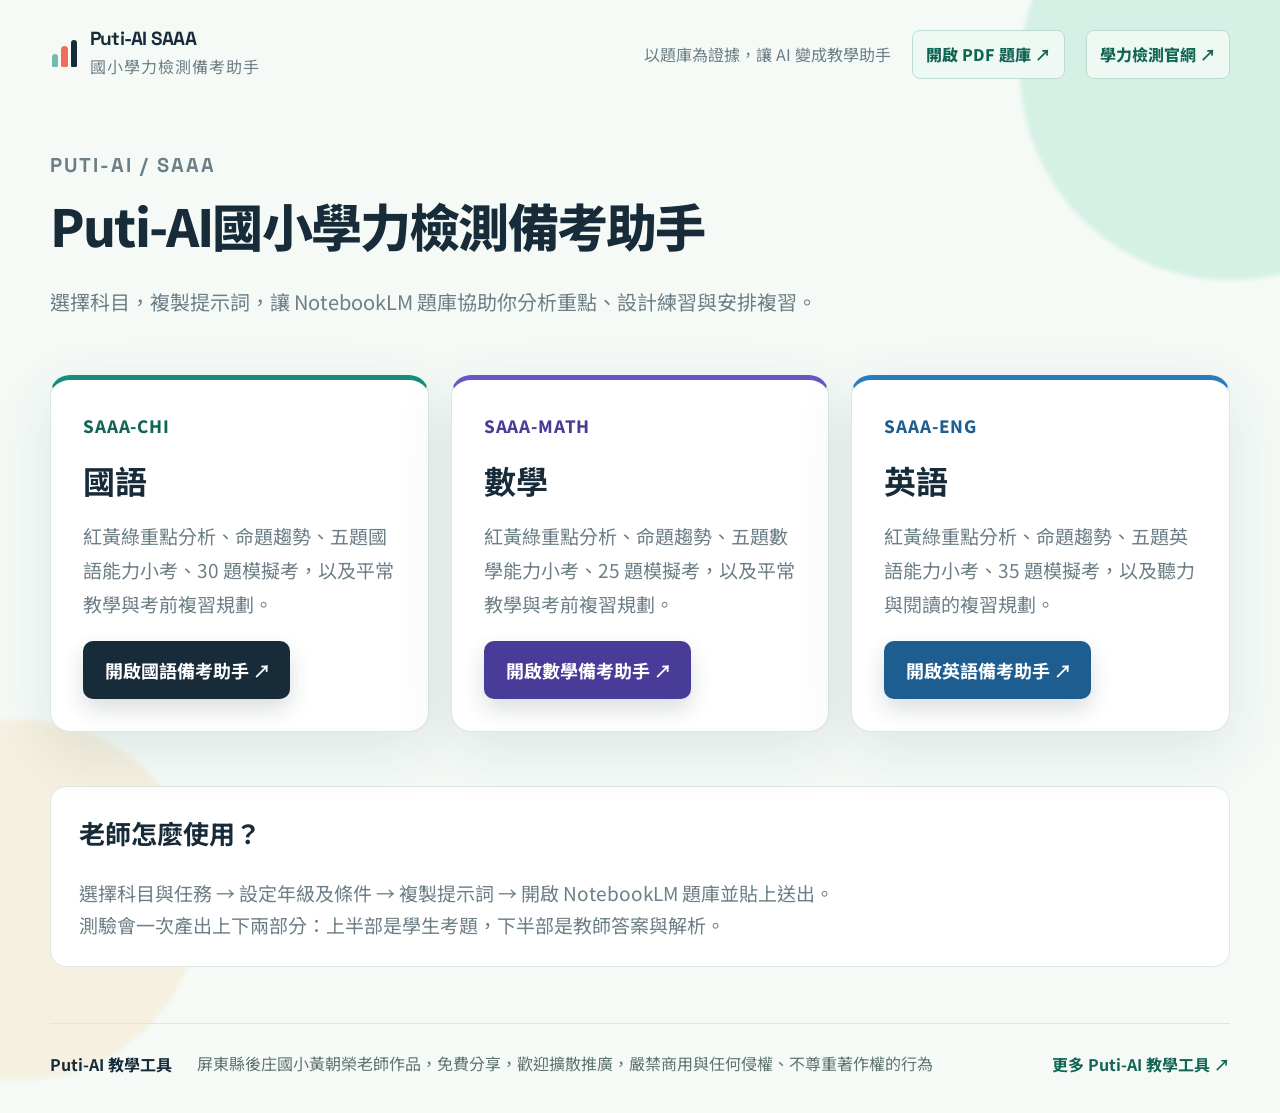
<file: index.html>
<!doctype html>
<html lang="zh-Hant">
<head>
  <meta charset="UTF-8">
  <meta name="viewport" content="width=device-width, initial-scale=1">
  <meta name="description" content="Puti-AI 國小學力檢測備考助手，選擇國語、數學或英語，利用 NotebookLM 題庫進行紅黃綠分析、課堂小考、模擬考與複習規劃。">
  <title>Puti-AI SAAA｜國小學力檢測備考助手</title>
  <link rel="canonical" href="https://puti001.github.io/puti-ai-SAAA/">
  <link rel="icon" href="data:image/svg+xml,%3Csvg xmlns='http://www.w3.org/2000/svg' viewBox='0 0 100 100'%3E%3Crect x='10' y='40' width='18' height='50' rx='4' fill='%230f766e'/%3E%3Crect x='41' y='22' width='18' height='68' rx='4' fill='%23ef6a5b'/%3E%3Crect x='72' y='8' width='18' height='82' rx='4' fill='%231b3442'/%3E%3C/svg%3E">
  <meta property="og:title" content="Puti-AI SAAA｜國小學力檢測備考助手">
  <meta property="og:description" content="以題庫為證據，讓 NotebookLM 成為國小國英數教師的教學與命題助手。">
  <meta property="og:type" content="website">
  <meta property="og:url" content="https://puti001.github.io/puti-ai-SAAA/">
  <meta name="twitter:card" content="summary">
  <link rel="preconnect" href="https://fonts.googleapis.com">
  <link rel="preconnect" href="https://fonts.gstatic.com" crossorigin>
  <link href="https://fonts.googleapis.com/css2?family=Noto+Sans+TC:wght@400;500;600;700;800&family=Space+Grotesk:wght@500;600;700&display=swap" rel="stylesheet">
  <link rel="stylesheet" href="assets/styles.css?v=20261020-central-2">
</head>
<body>
  <div class="ambient ambient-one"></div><div class="ambient ambient-two"></div>
  <header class="site-header shell hub-header">
    <a class="brand" href="./"><span class="brand-mark"><span></span><span></span><span></span></span><span><strong>Puti-AI SAAA</strong><small>國小學力檢測備考助手</small></span></a>
    <div class="header-actions">
      <span class="header-note">以題庫為證據，讓 AI 變成教學助手</span>
      <a class="notebook-link" href="https://drive.google.com/drive/folders/1R1Ve49_QJrhLGAbNs_RuaGJGIxLRAqMQ?usp=sharing" target="_blank" rel="noopener">開啟 PDF 題庫 ↗</a>
      <a class="notebook-link" href="https://saaassessment.ntcu.edu.tw/" target="_blank" rel="noopener">學力檢測官網 ↗</a>
    </div>
  </header>
  <main class="shell">
    <section class="hub-intro">
      <p class="eyebrow">PUTI-AI / SAAA</p>
      <h1>Puti-AI國小學力檢測備考助手</h1>
      <p>選擇科目，複製提示詞，讓 NotebookLM 題庫協助你分析重點、設計練習與安排複習。</p>
    </section>
    <section class="subject-grid" aria-label="選擇科目">
      <article class="subject-card chinese-card"><span class="subject-code">SAAA-CHI</span><h2>國語</h2><p>紅黃綠重點分析、命題趨勢、五題國語能力小考、30 題模擬考，以及平常教學與考前複習規劃。</p><a class="primary-button" href="CHI/">開啟國語備考助手 ↗</a></article>
      <article class="subject-card math-card"><span class="subject-code">SAAA-MATH</span><h2>數學</h2><p>紅黃綠重點分析、命題趨勢、五題數學能力小考、25 題模擬考，以及平常教學與考前複習規劃。</p><a class="primary-button" href="MATH/">開啟數學備考助手 ↗</a></article>
      <article class="subject-card english-card"><span class="subject-code">SAAA-ENG</span><h2>英語</h2><p>紅黃綠重點分析、命題趨勢、五題英語能力小考、35 題模擬考，以及聽力與閱讀的複習規劃。</p><a class="primary-button" href="ENG/">開啟英語備考助手 ↗</a></article>
    </section>
    <section class="hub-help"><h2>老師怎麼使用？</h2><p>選擇科目與任務 → 設定年級及條件 → 複製提示詞 → 開啟 NotebookLM 題庫並貼上送出。<br>測驗會一次產出上下兩部分：上半部是學生考題，下半部是教師答案與解析。</p></section>
  </main>
  <footer class="site-footer shell"><div class="footer-brand">Puti-AI 教學工具</div><p>屏東縣後庄國小黃朝榮老師作品，免費分享，歡迎擴散推廣，嚴禁商用與任何侵權、不尊重著作權的行為</p><a href="https://padlet.com/clongwh/puti_ai_tools" target="_blank" rel="noopener">更多 Puti-AI 教學工具 ↗</a></footer>
</body>
</html>
</file>
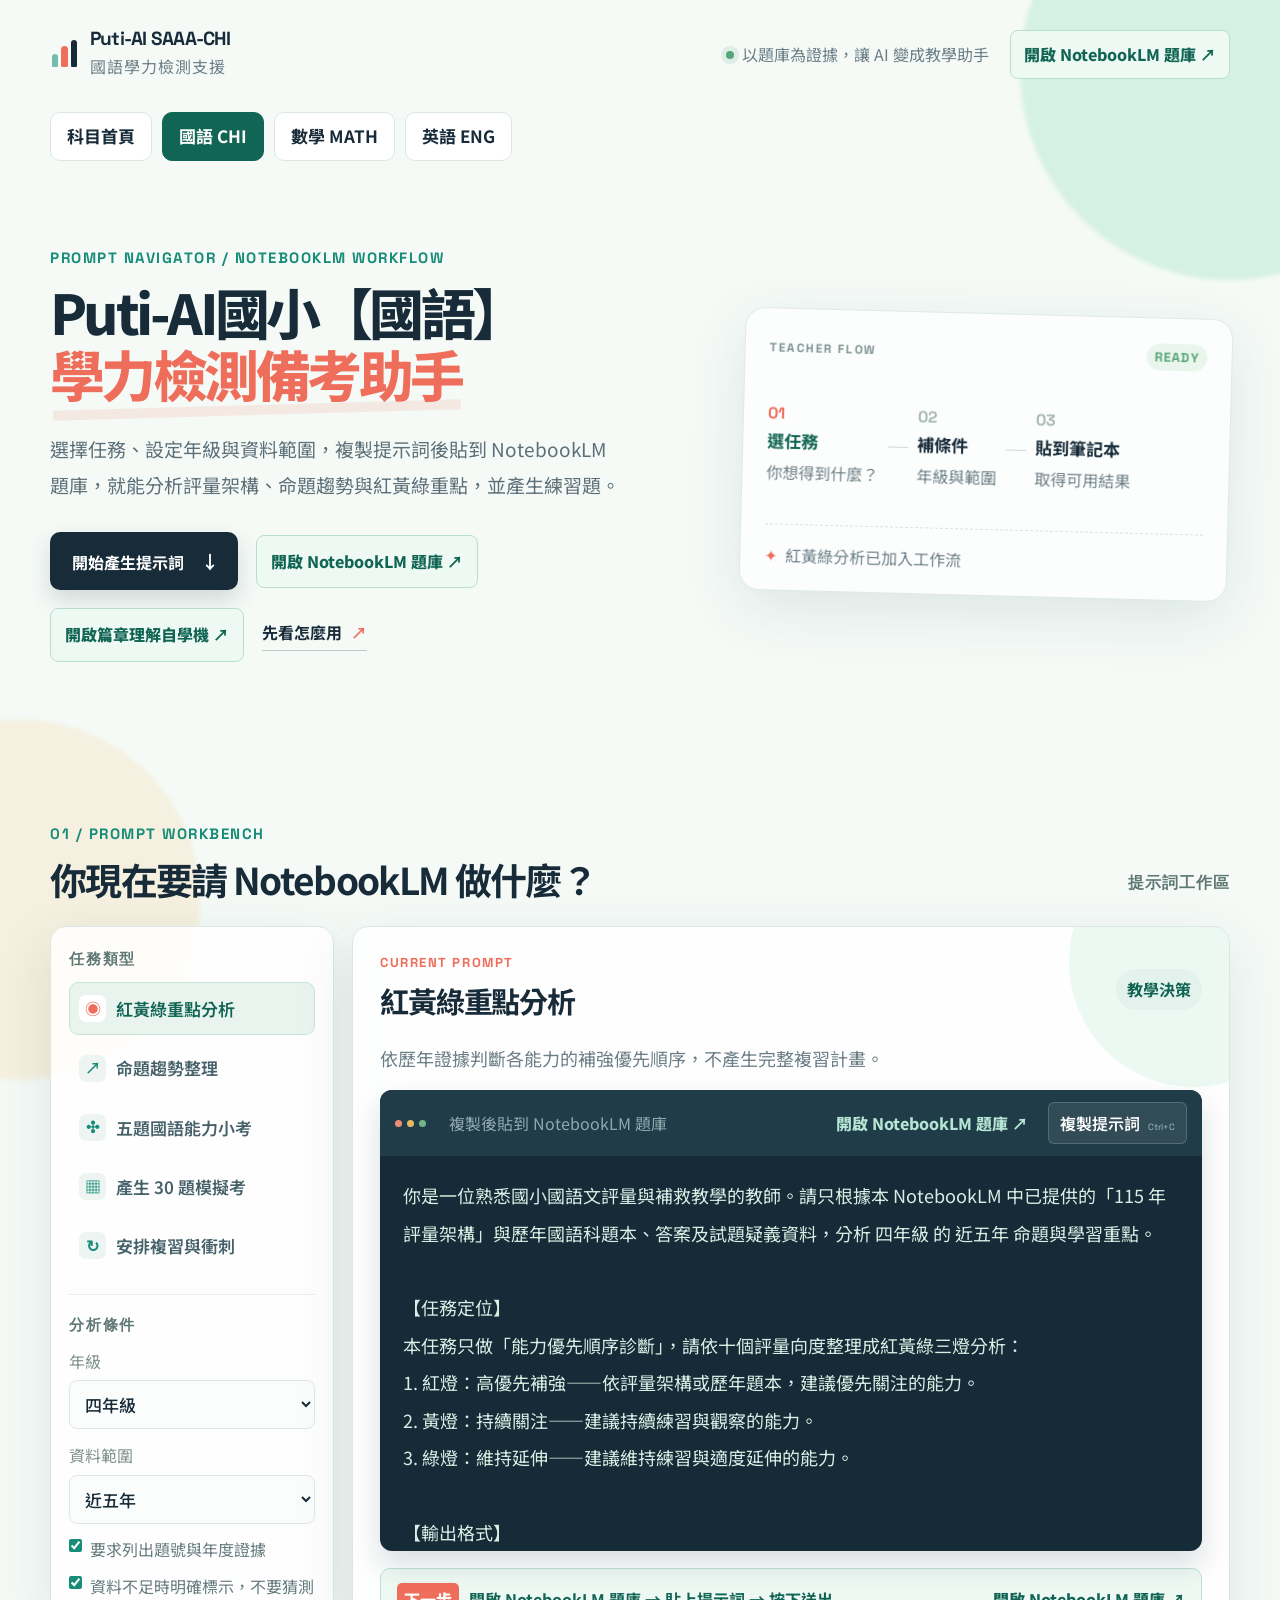
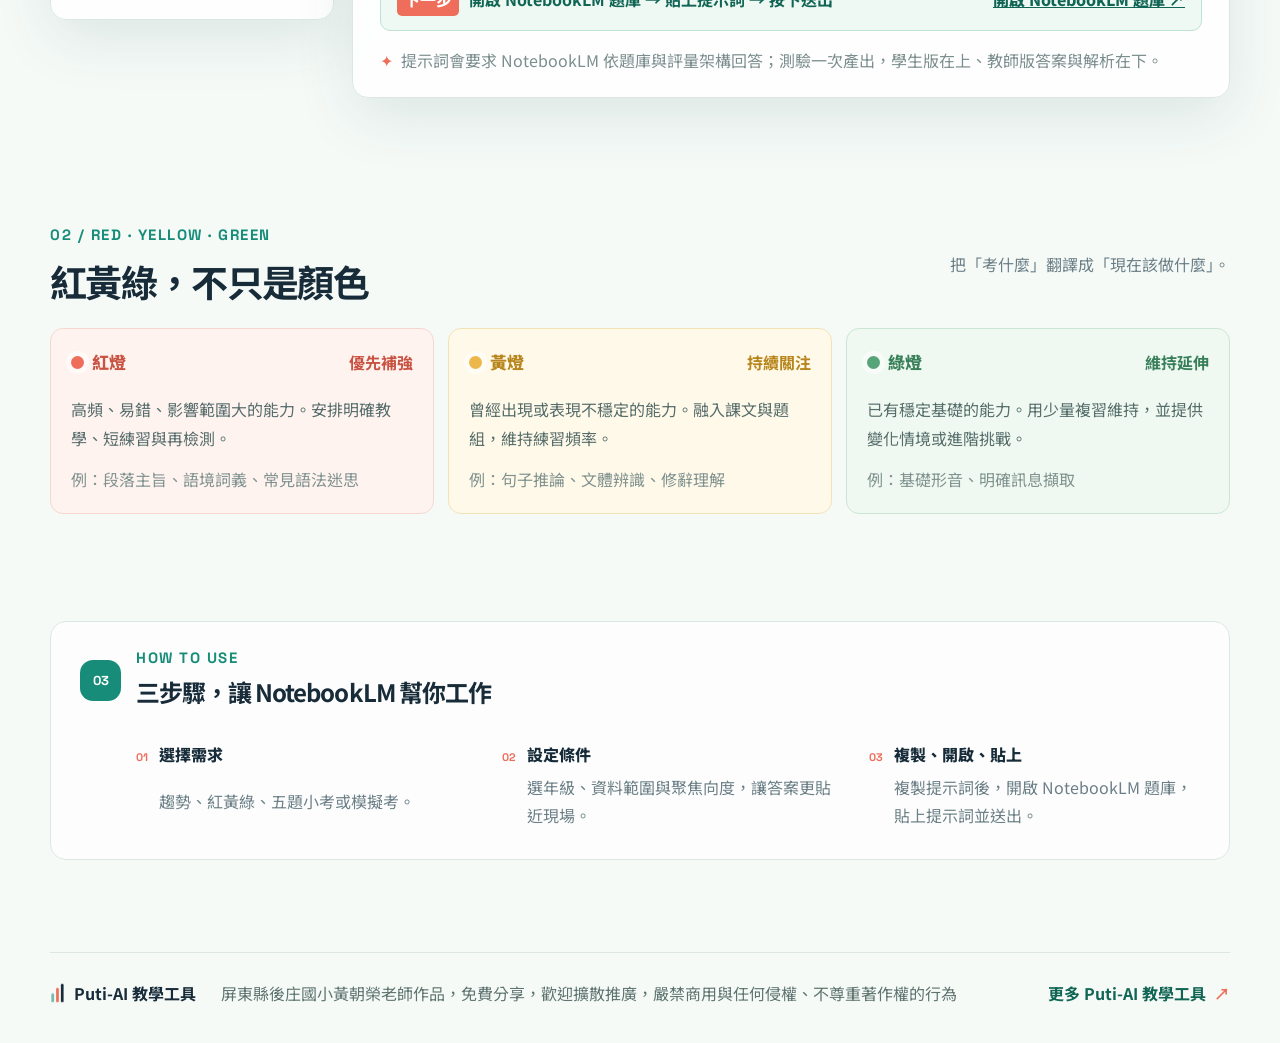
<file: CHI/index.html>
<!doctype html>
<html lang="zh-Hant">
  <head>
    <meta charset="UTF-8" />
    <meta name="viewport" content="width=device-width, initial-scale=1.0" />
    <meta name="description" content="Puti-AI 國語學力檢測提示詞助手：讓老師快速複製分析、命題、模擬考與補救教學提示詞。" />
    <title>Puti-AI SAAA-CHI｜國小國語學力檢測備考助手</title>
    <link rel="canonical" href="https://puti001.github.io/puti-ai-SAAA/CHI/" />
    <link rel="icon" href="data:image/svg+xml,%3Csvg xmlns='http://www.w3.org/2000/svg' viewBox='0 0 100 100'%3E%3Crect x='10' y='40' width='18' height='50' rx='4' fill='%230f766e'/%3E%3Crect x='41' y='22' width='18' height='68' rx='4' fill='%23ef6a5b'/%3E%3Crect x='72' y='8' width='18' height='82' rx='4' fill='%231b3442'/%3E%3C/svg%3E" />
    <meta property="og:title" content="Puti-AI SAAA-CHI｜國小國語學力檢測備考助手" />
    <meta property="og:description" content="以國語題庫與評量架構為證據，協助教師進行紅黃綠分析、課堂小考、模擬考與複習規劃。" />
    <meta property="og:type" content="website" />
    <meta property="og:url" content="https://puti001.github.io/puti-ai-SAAA/CHI/" />
    <meta name="twitter:card" content="summary" />
    <link rel="preconnect" href="https://fonts.googleapis.com" />
    <link rel="preconnect" href="https://fonts.gstatic.com" crossorigin />
    <link href="https://fonts.googleapis.com/css2?family=Noto+Sans+TC:wght@400;500;600;700;800&family=Space+Grotesk:wght@500;600;700&display=swap" rel="stylesheet" />
    <link rel="stylesheet" href="../assets/styles.css?v=20261020-central-2" />
  </head>
  <body data-subject="CHI">
    <div class="ambient ambient-one"></div>
    <div class="ambient ambient-two"></div>

    <header class="site-header shell">
      <a class="brand" href="../" aria-label="Puti-AI SAAA 科目首頁">
        <span class="brand-mark"><span></span><span></span><span></span></span>
        <span>
          <strong>Puti-AI SAAA-CHI</strong>
          <small>國語學力檢測支援</small>
        </span>
      </a>
      <div class="header-actions"><div class="header-note"><span class="pulse-dot"></span>以題庫為證據，讓 AI 變成教學助手</div><a class="notebook-link header-notebook-link" href="https://notebook.google.com/notebook/789f4f66-c0e9-45cc-bc9b-2d2b134ce6b9" target="_blank" rel="noopener">開啟 NotebookLM 題庫 ↗</a></div>
    </header>
    <nav class="subject-nav shell" aria-label="學力檢測科目">
      <a href="../">科目首頁</a>
      <a href="../CHI/" aria-current="page">國語 CHI</a>
      <a href="../MATH/">數學 MATH</a>
      <a href="../ENG/">英語 ENG</a>
    </nav>

    <main id="top" class="shell">
      <section class="hero">
        <div class="hero-copy">
          <p class="eyebrow">PROMPT NAVIGATOR / NOTEBOOKLM WORKFLOW</p>
          <h1><span class="hero-title-dark">Puti-AI國小【國語】</span><br /><em>學力檢測備考助手</em></h1>
          <p class="hero-text">選擇任務、設定年級與資料範圍，複製提示詞後貼到 NotebookLM 題庫，就能分析評量架構、命題趨勢與紅黃綠重點，並產生練習題。</p>
          <div class="hero-actions">
            <a class="primary-button" href="#workbench">開始產生提示詞 <span>↓</span></a>
            <a class="notebook-link hero-notebook-link" href="https://notebook.google.com/notebook/789f4f66-c0e9-45cc-bc9b-2d2b134ce6b9" target="_blank" rel="noopener">開啟 NotebookLM 題庫 ↗</a>
            <a class="notebook-link hero-notebook-link" href="https://script.google.com/macros/s/AKfycbyIdm7mQrqSCW6V8ZGwvyI-TXk8HoSWxyO9NJF0kHnbVojkiKRC4iqvO0Y09lLgIjzM/exec" target="_blank" rel="noopener">開啟篇章理解自學機 ↗</a>
            <a class="text-link" href="#how">先看怎麼用 <span>↗</span></a>
          </div>
        </div>
        <div class="hero-card" aria-label="三階段工作流程">
          <div class="hero-card-top"><span>TEACHER FLOW</span><span class="tiny-status">READY</span></div>
          <div class="flow-line">
            <div class="flow-step active"><span>01</span><strong>選任務</strong><small>你想得到什麼？</small></div>
            <i></i>
            <div class="flow-step"><span>02</span><strong>補條件</strong><small>年級與範圍</small></div>
            <i></i>
            <div class="flow-step"><span>03</span><strong>貼到筆記本</strong><small>取得可用結果</small></div>
          </div>
          <div class="hero-card-footer"><span class="mini-icon">✦</span><span>紅黃綠分析已加入工作流</span></div>
        </div>
      </section>

      <section id="workbench" class="workbench-section">
        <div class="section-heading">
          <div>
            <p class="eyebrow">01 / PROMPT WORKBENCH</p>
            <h2>你現在要請 NotebookLM 做什麼？</h2>
          </div>
          <span class="step-counter">提示詞工作區</span>
        </div>

        <div class="workbench-grid">
          <aside class="control-panel">
            <div class="panel-label">任務類型</div>
            <div id="taskList" class="task-list" role="group" aria-label="任務類型"></div>

            <div class="panel-divider"></div>
            <div class="panel-label">分析條件</div>
            <label class="field-label" for="grade">年級</label>
            <select id="grade" class="select-control">
              <option value="三年級">三年級</option>
              <option value="四年級" selected>四年級</option>
              <option value="五年級">五年級</option>
              <option value="六年級">六年級</option>
              <option value="三至六年級">三至六年級（縱向比較）</option>
            </select>

            <label class="field-label" for="years">資料範圍</label>
            <select id="years" class="select-control">
              <option value="近三年">近三年</option>
              <option value="近五年" selected>近五年</option>
              <option value="全部歷年資料">全部歷年資料</option>
            </select>

            <div class="check-row">
              <input id="evidence" type="checkbox" checked />
              <label for="evidence">要求列出題號與年度證據</label>
            </div>
            <div class="check-row">
              <input id="unknown" type="checkbox" checked />
              <label for="unknown">資料不足時明確標示，不要猜測</label>
            </div>
          </aside>

          <section class="prompt-panel">
            <div id="focusDimensionField" class="focus-dimension-field" hidden>
              <div class="focus-dimension-head"><span>五題小考必填設定</span><b>只聚焦一項能力</b></div>
              <label class="field-label" for="focusDimension">本次聚焦能力向度</label>
              <select id="focusDimension" class="select-control" required>
                <option value="" selected disabled>請選擇一項能力向度</option>
                <optgroup label="語文基礎知識">
                  <option value="形音知識">形音知識</option>
                  <option value="字詞知識">字詞知識</option>
                  <option value="語法知識">語法知識</option>
                  <option value="修辭知識">修辭知識</option>
                  <option value="章法知識">章法知識</option>
                  <option value="文體知識">文體知識</option>
                </optgroup>
                <optgroup label="閱讀理解層次">
                  <option value="字詞理解">字詞理解</option>
                  <option value="句子理解">句子理解</option>
                  <option value="段落理解">段落理解</option>
                  <option value="篇章理解">篇章理解</option>
                </optgroup>
              </select>
              <small class="field-help">五題小考必須先選擇一項能力向度，才能複製提示詞；紅黃綠分析只作為選擇建議。</small>
            </div>
            <div class="prompt-panel-head">
              <div>
                <span class="result-kicker">CURRENT PROMPT</span>
                <h3 id="promptTitle">紅黃綠重點分析</h3>
              </div>
              <span id="categoryBadge" class="category-badge">教學決策</span>
            </div>
            <p id="promptDescription" class="prompt-description"></p>
            <div class="prompt-box-wrap">
              <div class="prompt-toolbar"><span><i></i><i></i><i></i></span><small>複製後貼到 NotebookLM 題庫</small><a class="notebook-toolbar-link" href="https://notebook.google.com/notebook/789f4f66-c0e9-45cc-bc9b-2d2b134ce6b9" target="_blank" rel="noopener">開啟 NotebookLM 題庫 ↗</a><button id="copyButton" class="copy-button" type="button">複製提示詞 <span>Ctrl+C</span></button></div>
              <pre id="promptOutput" class="prompt-output" tabindex="0"></pre>
            </div>
            <div id="copyToast" class="copy-toast" role="status" aria-live="polite">已複製提示詞，請貼到 NotebookLM 題庫。</div>
            <div class="paste-guide"><span class="guide-step">下一步</span><strong>開啟 NotebookLM 題庫 → 貼上提示詞 → 按下送出</strong><a href="https://notebook.google.com/notebook/789f4f66-c0e9-45cc-bc9b-2d2b134ce6b9" target="_blank" rel="noopener">開啟 NotebookLM 題庫 ↗</a></div>
            <div class="prompt-footnote"><span class="spark">✦</span><span>提示詞會要求 NotebookLM 依題庫與評量架構回答；測驗一次產出，學生版在上、教師版答案與解析在下。</span></div>
          </section>
        </div>
      </section>

      <section id="lights" class="lights-section">
        <div class="section-heading compact">
          <div>
            <p class="eyebrow">02 / RED · YELLOW · GREEN</p>
            <h2>紅黃綠，不只是顏色</h2>
          </div>
          <p class="section-aside">把「考什麼」翻譯成「現在該做什麼」。</p>
        </div>
        <div class="lights-grid">
          <article class="light-card red-card"><div class="light-head"><span class="light-orb red-orb"></span><span>紅燈</span><b>優先補強</b></div><p>高頻、易錯、影響範圍大的能力。安排明確教學、短練習與再檢測。</p><small>例：段落主旨、語境詞義、常見語法迷思</small></article>
          <article class="light-card yellow-card"><div class="light-head"><span class="light-orb yellow-orb"></span><span>黃燈</span><b>持續關注</b></div><p>曾經出現或表現不穩定的能力。融入課文與題組，維持練習頻率。</p><small>例：句子推論、文體辨識、修辭理解</small></article>
          <article class="light-card green-card"><div class="light-head"><span class="light-orb green-orb"></span><span>綠燈</span><b>維持延伸</b></div><p>已有穩定基礎的能力。用少量複習維持，並提供變化情境或進階挑戰。</p><small>例：基礎形音、明確訊息擷取</small></article>
        </div>
      </section>

      <section id="how" class="how-section">
        <div class="how-card">
          <div class="how-title"><span class="number-badge">03</span><div><p class="eyebrow">HOW TO USE</p><h2>三步驟，讓 NotebookLM 幫你工作</h2></div></div>
          <div class="how-steps">
            <div><strong>01</strong><span>選擇需求</span><p>趨勢、紅黃綠、五題小考或模擬考。</p></div>
            <div><strong>02</strong><span>設定條件</span><p>選年級、資料範圍與聚焦向度，讓答案更貼近現場。</p></div>
            <div><strong>03</strong><span>複製、開啟、貼上</span><p>複製提示詞後，開啟 NotebookLM 題庫，貼上提示詞並送出。</p></div>
          </div>
        </div>
      </section>
    </main>

    <footer class="site-footer shell">
      <div class="footer-brand"><span class="brand-mark small"><span></span><span></span><span></span></span><span>Puti-AI 教學工具</span></div>
      <p>屏東縣後庄國小黃朝榮老師作品，免費分享，歡迎擴散推廣，嚴禁商用與任何侵權、不尊重著作權的行為</p>
      <a href="https://padlet.com/clongwh/puti_ai_tools" target="_blank" rel="noopener">更多 Puti-AI 教學工具 <span>↗</span></a>
    </footer>

    <script src="app.js?v=20261027-independent-review"></script>
  </body>
</html>
</file>
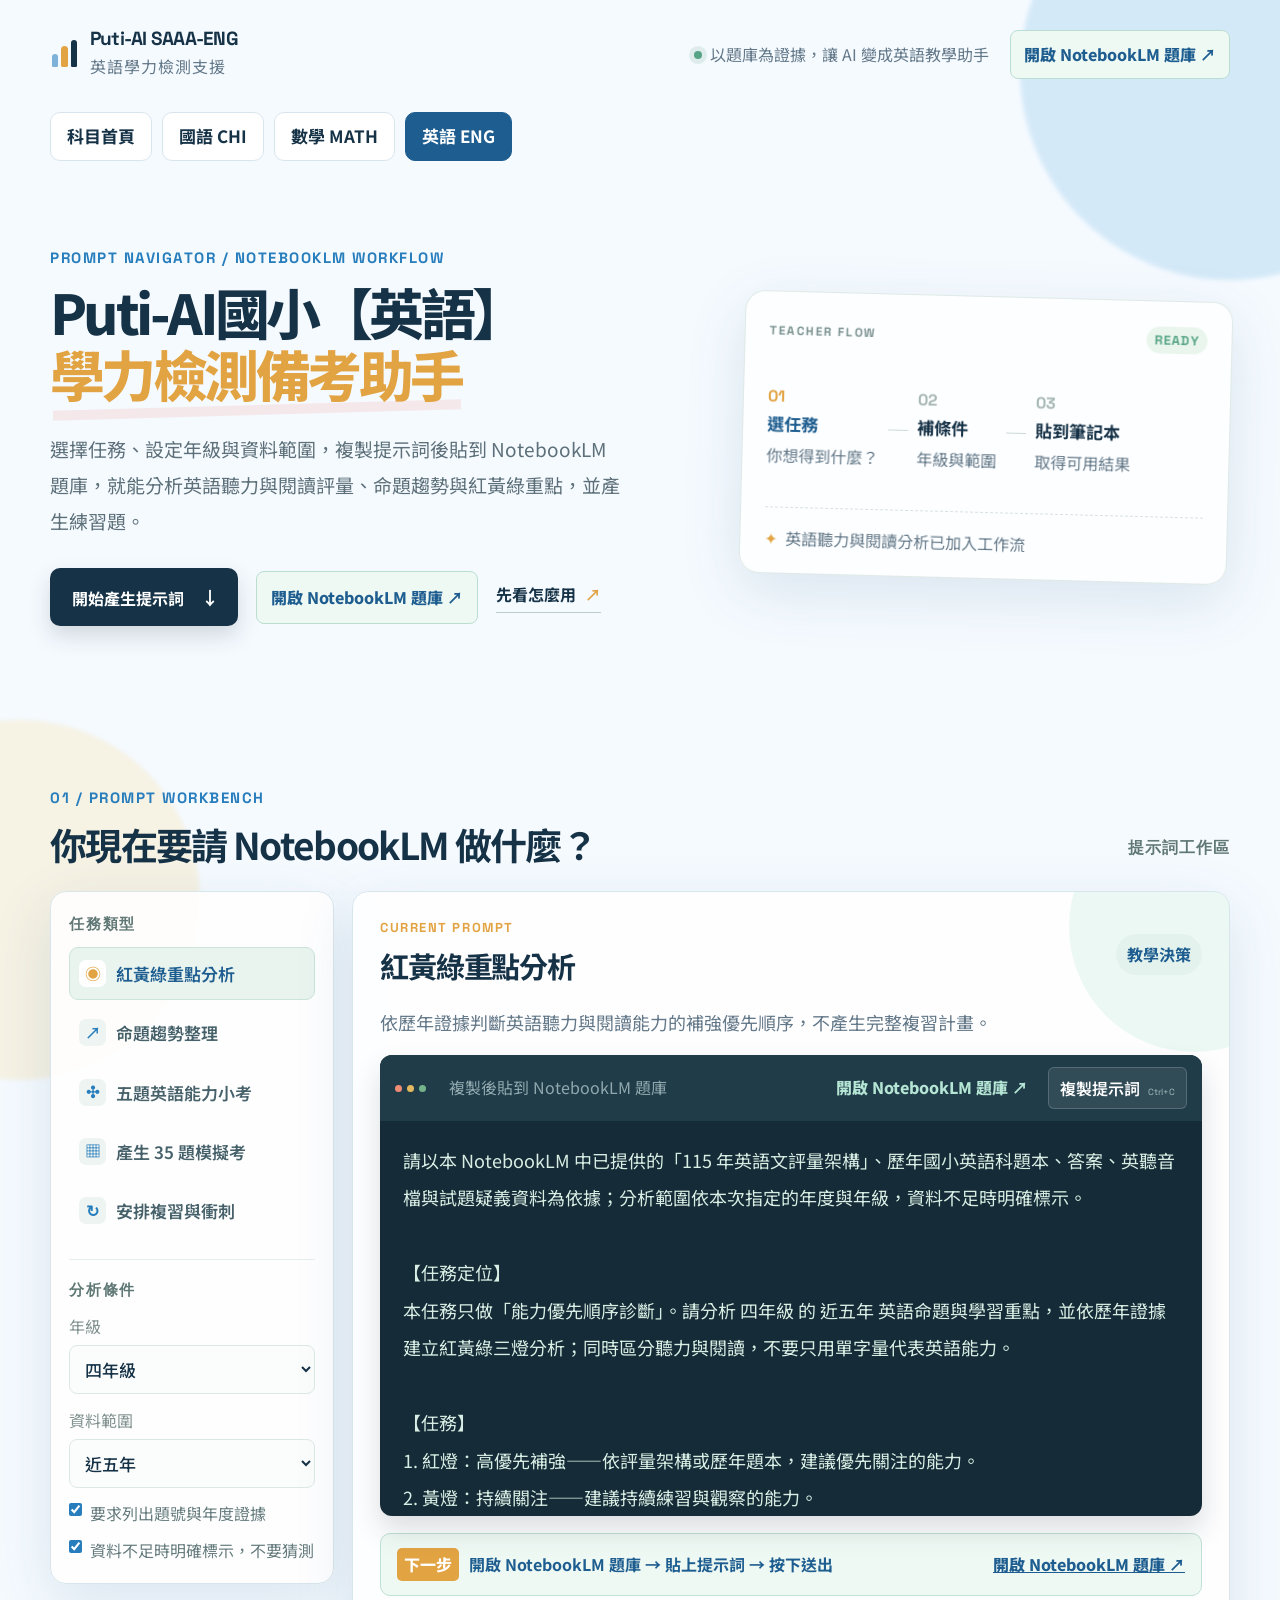
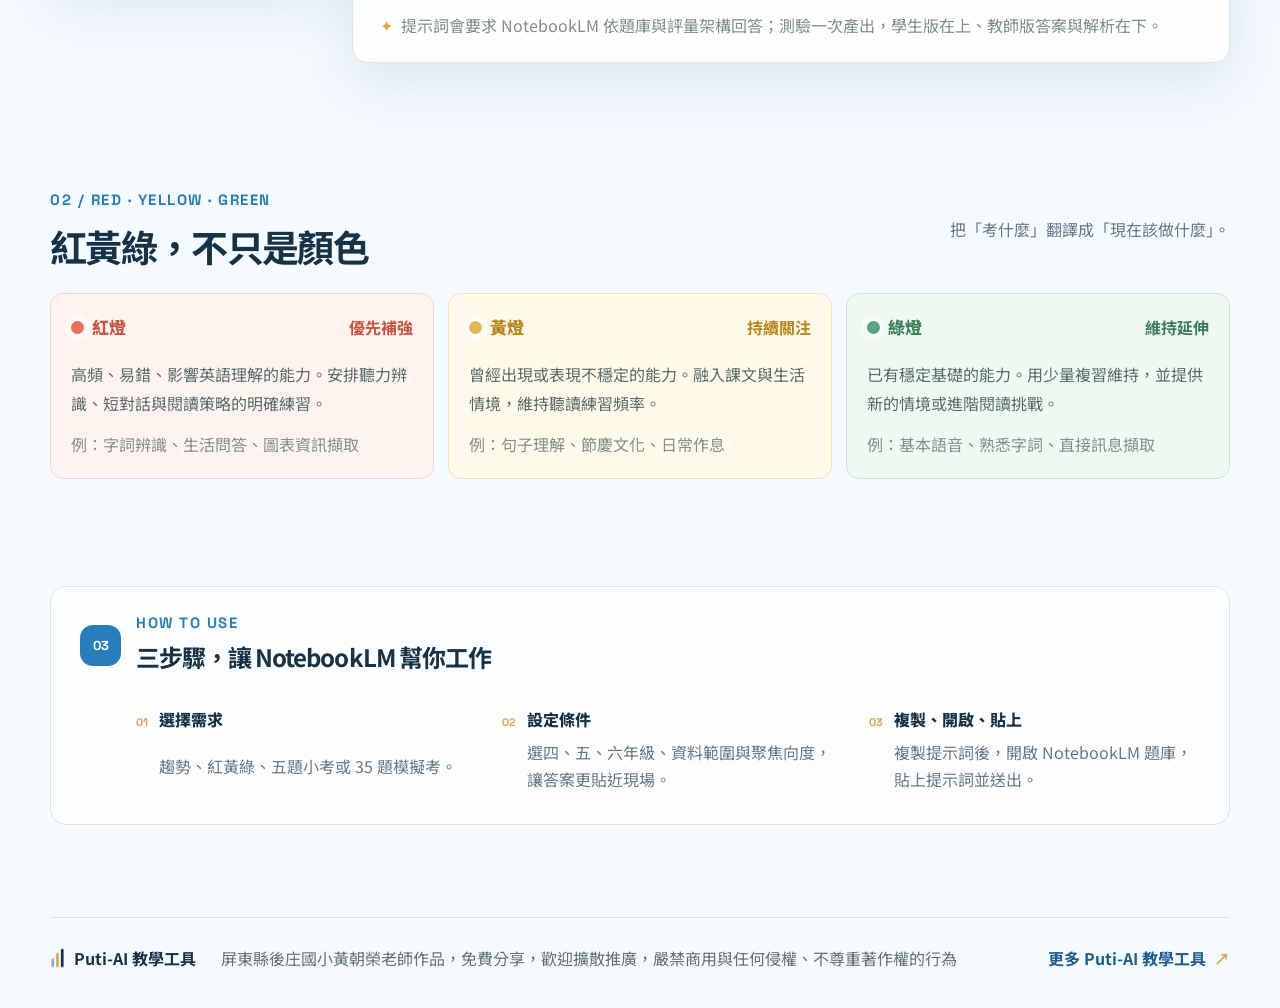
<file: ENG/index.html>
<!doctype html>
<html lang="zh-Hant">
  <head>
    <meta charset="UTF-8" />
    <meta name="viewport" content="width=device-width, initial-scale=1.0" />
    <meta name="description" content="Puti-AI 國小英語學力檢測提示詞助手：讓老師快速複製英語聽力、閱讀、命題、模擬考與複習規劃提示詞。" />
    <title>Puti-AI SAAA-ENG｜國小英語學力檢測備考助手</title>
    <link rel="canonical" href="https://puti001.github.io/puti-ai-SAAA/ENG/" />
    <link rel="icon" href="data:image/svg+xml,%3Csvg xmlns='http://www.w3.org/2000/svg' viewBox='0 0 100 100'%3E%3Crect x='10' y='40' width='18' height='50' rx='4' fill='%230f766e'/%3E%3Crect x='41' y='22' width='18' height='68' rx='4' fill='%23ef6a5b'/%3E%3Crect x='72' y='8' width='18' height='82' rx='4' fill='%231b3442'/%3E%3C/svg%3E" />
    <meta property="og:title" content="Puti-AI SAAA-ENG｜國小英語學力檢測備考助手" />
    <meta property="og:description" content="以英語題庫、評量架構與聽力資料為證據，協助教師進行紅黃綠分析、課堂小考、模擬考與複習規劃。" />
    <meta property="og:type" content="website" />
    <meta property="og:url" content="https://puti001.github.io/puti-ai-SAAA/ENG/" />
    <meta name="twitter:card" content="summary" />
    <link rel="preconnect" href="https://fonts.googleapis.com" />
    <link rel="preconnect" href="https://fonts.gstatic.com" crossorigin />
    <link href="https://fonts.googleapis.com/css2?family=Noto+Sans+TC:wght@400;500;600;700;800&family=Space+Grotesk:wght@500;600;700&display=swap" rel="stylesheet" />
    <link rel="stylesheet" href="../assets/styles.css?v=20261020-central-2" />
  </head>
  <body data-subject="ENG">
    <div class="ambient ambient-one"></div>
    <div class="ambient ambient-two"></div>

    <header class="site-header shell">
      <a class="brand" href="../" aria-label="Puti-AI SAAA 科目首頁">
        <span class="brand-mark"><span></span><span></span><span></span></span>
        <span>
          <strong>Puti-AI SAAA-ENG</strong>
          <small>英語學力檢測支援</small>
        </span>
      </a>
      <div class="header-actions"><div class="header-note"><span class="pulse-dot"></span>以題庫為證據，讓 AI 變成英語教學助手</div><a class="notebook-link header-notebook-link" href="https://notebook.google.com/notebook/304ac30f-6c9b-41d8-9deb-2c42569678f5" target="_blank" rel="noopener">開啟 NotebookLM 題庫 ↗</a></div>
    </header>
    <nav class="subject-nav shell" aria-label="學力檢測科目">
      <a href="../">科目首頁</a>
      <a href="../CHI/">國語 CHI</a>
      <a href="../MATH/">數學 MATH</a>
      <a href="../ENG/" aria-current="page">英語 ENG</a>
    </nav>

    <main id="top" class="shell">
      <section class="hero">
        <div class="hero-copy">
          <p class="eyebrow">PROMPT NAVIGATOR / NOTEBOOKLM WORKFLOW</p>
          <h1><span class="hero-title-dark">Puti-AI國小【英語】</span><br /><em>學力檢測備考助手</em></h1>
          <p class="hero-text">選擇任務、設定年級與資料範圍，複製提示詞後貼到 NotebookLM 題庫，就能分析英語聽力與閱讀評量、命題趨勢與紅黃綠重點，並產生練習題。</p>
          <div class="hero-actions">
            <a class="primary-button" href="#workbench">開始產生提示詞 <span>↓</span></a>
            <a class="notebook-link hero-notebook-link" href="https://notebook.google.com/notebook/304ac30f-6c9b-41d8-9deb-2c42569678f5" target="_blank" rel="noopener">開啟 NotebookLM 題庫 ↗</a>
            <a class="text-link" href="#how">先看怎麼用 <span>↗</span></a>
          </div>
        </div>
        <div class="hero-card" aria-label="三階段工作流程">
          <div class="hero-card-top"><span>TEACHER FLOW</span><span class="tiny-status">READY</span></div>
          <div class="flow-line">
            <div class="flow-step active"><span>01</span><strong>選任務</strong><small>你想得到什麼？</small></div>
            <i></i>
            <div class="flow-step"><span>02</span><strong>補條件</strong><small>年級與範圍</small></div>
            <i></i>
            <div class="flow-step"><span>03</span><strong>貼到筆記本</strong><small>取得可用結果</small></div>
          </div>
          <div class="hero-card-footer"><span class="mini-icon">✦</span><span>英語聽力與閱讀分析已加入工作流</span></div>
        </div>
      </section>

      <section id="workbench" class="workbench-section">
        <div class="section-heading">
          <div>
            <p class="eyebrow">01 / PROMPT WORKBENCH</p>
            <h2>你現在要請 NotebookLM 做什麼？</h2>
          </div>
          <span class="step-counter">提示詞工作區</span>
        </div>

        <div class="workbench-grid">
          <aside class="control-panel">
            <div class="panel-label">任務類型</div>
            <div id="taskList" class="task-list" role="group" aria-label="任務類型"></div>

            <div class="panel-divider"></div>
            <div class="panel-label">分析條件</div>
            <label class="field-label" for="grade">年級</label>
            <select id="grade" class="select-control">
              <option value="四年級" selected>四年級</option>
              <option value="五年級">五年級</option>
              <option value="六年級">六年級</option>
              <option value="四至六年級">四至六年級（縱向比較）</option>
            </select>

            <label class="field-label" for="years">資料範圍</label>
            <select id="years" class="select-control">
              <option value="近三年">近三年</option>
              <option value="近五年" selected>近五年</option>
              <option value="全部歷年資料">全部歷年資料</option>
            </select>

            <div class="check-row">
              <input id="evidence" type="checkbox" checked />
              <label for="evidence">要求列出題號與年度證據</label>
            </div>
            <div class="check-row">
              <input id="unknown" type="checkbox" checked />
              <label for="unknown">資料不足時明確標示，不要猜測</label>
            </div>
          </aside>

          <section class="prompt-panel">
            <div id="focusDimensionField" class="focus-dimension-field" hidden>
              <div class="focus-dimension-head"><span>五題小考必填設定</span><b>只聚焦一項能力</b></div>
              <label class="field-label" for="focusDimension">本次聚焦能力向度</label>
              <select id="focusDimension" class="select-control" required></select>
              <small class="field-help">五題小考必須先選擇一項能力向度，才能複製提示詞；紅黃綠分析只作為選擇建議。官方向度會依年級顯示。</small>
            </div>
            <div class="prompt-panel-head">
              <div>
                <span class="result-kicker">CURRENT PROMPT</span>
                <h3 id="promptTitle">紅黃綠重點分析</h3>
              </div>
              <span id="categoryBadge" class="category-badge">教學決策</span>
            </div>
            <p id="promptDescription" class="prompt-description"></p>
            <div class="prompt-box-wrap">
              <div class="prompt-toolbar"><span><i></i><i></i><i></i></span><small>複製後貼到 NotebookLM 題庫</small><a class="notebook-toolbar-link" href="https://notebook.google.com/notebook/304ac30f-6c9b-41d8-9deb-2c42569678f5" target="_blank" rel="noopener">開啟 NotebookLM 題庫 ↗</a><button id="copyButton" class="copy-button" type="button">複製提示詞 <span>Ctrl+C</span></button></div>
              <pre id="promptOutput" class="prompt-output" tabindex="0"></pre>
            </div>
            <div id="copyToast" class="copy-toast" role="status" aria-live="polite">已複製提示詞，請貼到 NotebookLM 題庫。</div>
            <div class="paste-guide"><span class="guide-step">下一步</span><strong>開啟 NotebookLM 題庫 → 貼上提示詞 → 按下送出</strong><a href="https://notebook.google.com/notebook/304ac30f-6c9b-41d8-9deb-2c42569678f5" target="_blank" rel="noopener">開啟 NotebookLM 題庫 ↗</a></div>
            <div class="prompt-footnote"><span class="spark">✦</span><span>提示詞會要求 NotebookLM 依題庫與評量架構回答；測驗一次產出，學生版在上、教師版答案與解析在下。</span></div>
          </section>
        </div>
      </section>

      <section id="lights" class="lights-section">
        <div class="section-heading compact">
          <div>
            <p class="eyebrow">02 / RED · YELLOW · GREEN</p>
            <h2>紅黃綠，不只是顏色</h2>
          </div>
          <p class="section-aside">把「考什麼」翻譯成「現在該做什麼」。</p>
        </div>
        <div class="lights-grid">
          <article class="light-card red-card"><div class="light-head"><span class="light-orb red-orb"></span><span>紅燈</span><b>優先補強</b></div><p>高頻、易錯、影響英語理解的能力。安排聽力辨識、短對話與閱讀策略的明確練習。</p><small>例：字詞辨識、生活問答、圖表資訊擷取</small></article>
          <article class="light-card yellow-card"><div class="light-head"><span class="light-orb yellow-orb"></span><span>黃燈</span><b>持續關注</b></div><p>曾經出現或表現不穩定的能力。融入課文與生活情境，維持聽讀練習頻率。</p><small>例：句子理解、節慶文化、日常作息</small></article>
          <article class="light-card green-card"><div class="light-head"><span class="light-orb green-orb"></span><span>綠燈</span><b>維持延伸</b></div><p>已有穩定基礎的能力。用少量複習維持，並提供新的情境或進階閱讀挑戰。</p><small>例：基本語音、熟悉字詞、直接訊息擷取</small></article>
        </div>
      </section>

      <section id="how" class="how-section">
        <div class="how-card">
          <div class="how-title"><span class="number-badge">03</span><div><p class="eyebrow">HOW TO USE</p><h2>三步驟，讓 NotebookLM 幫你工作</h2></div></div>
          <div class="how-steps">
            <div><strong>01</strong><span>選擇需求</span><p>趨勢、紅黃綠、五題小考或 35 題模擬考。</p></div>
            <div><strong>02</strong><span>設定條件</span><p>選四、五、六年級、資料範圍與聚焦向度，讓答案更貼近現場。</p></div>
            <div><strong>03</strong><span>複製、開啟、貼上</span><p>複製提示詞後，開啟 NotebookLM 題庫，貼上提示詞並送出。</p></div>
          </div>
        </div>
      </section>
    </main>

    <footer class="site-footer shell">
      <div class="footer-brand"><span class="brand-mark small"><span></span><span></span><span></span></span><span>Puti-AI 教學工具</span></div>
      <p>屏東縣後庄國小黃朝榮老師作品，免費分享，歡迎擴散推廣，嚴禁商用與任何侵權、不尊重著作權的行為</p>
      <a href="https://padlet.com/clongwh/puti_ai_tools" target="_blank" rel="noopener">更多 Puti-AI 教學工具 <span>↗</span></a>
    </footer>

    <script src="app.js?v=20261027-independent-review"></script>
  </body>
</html>
</file>
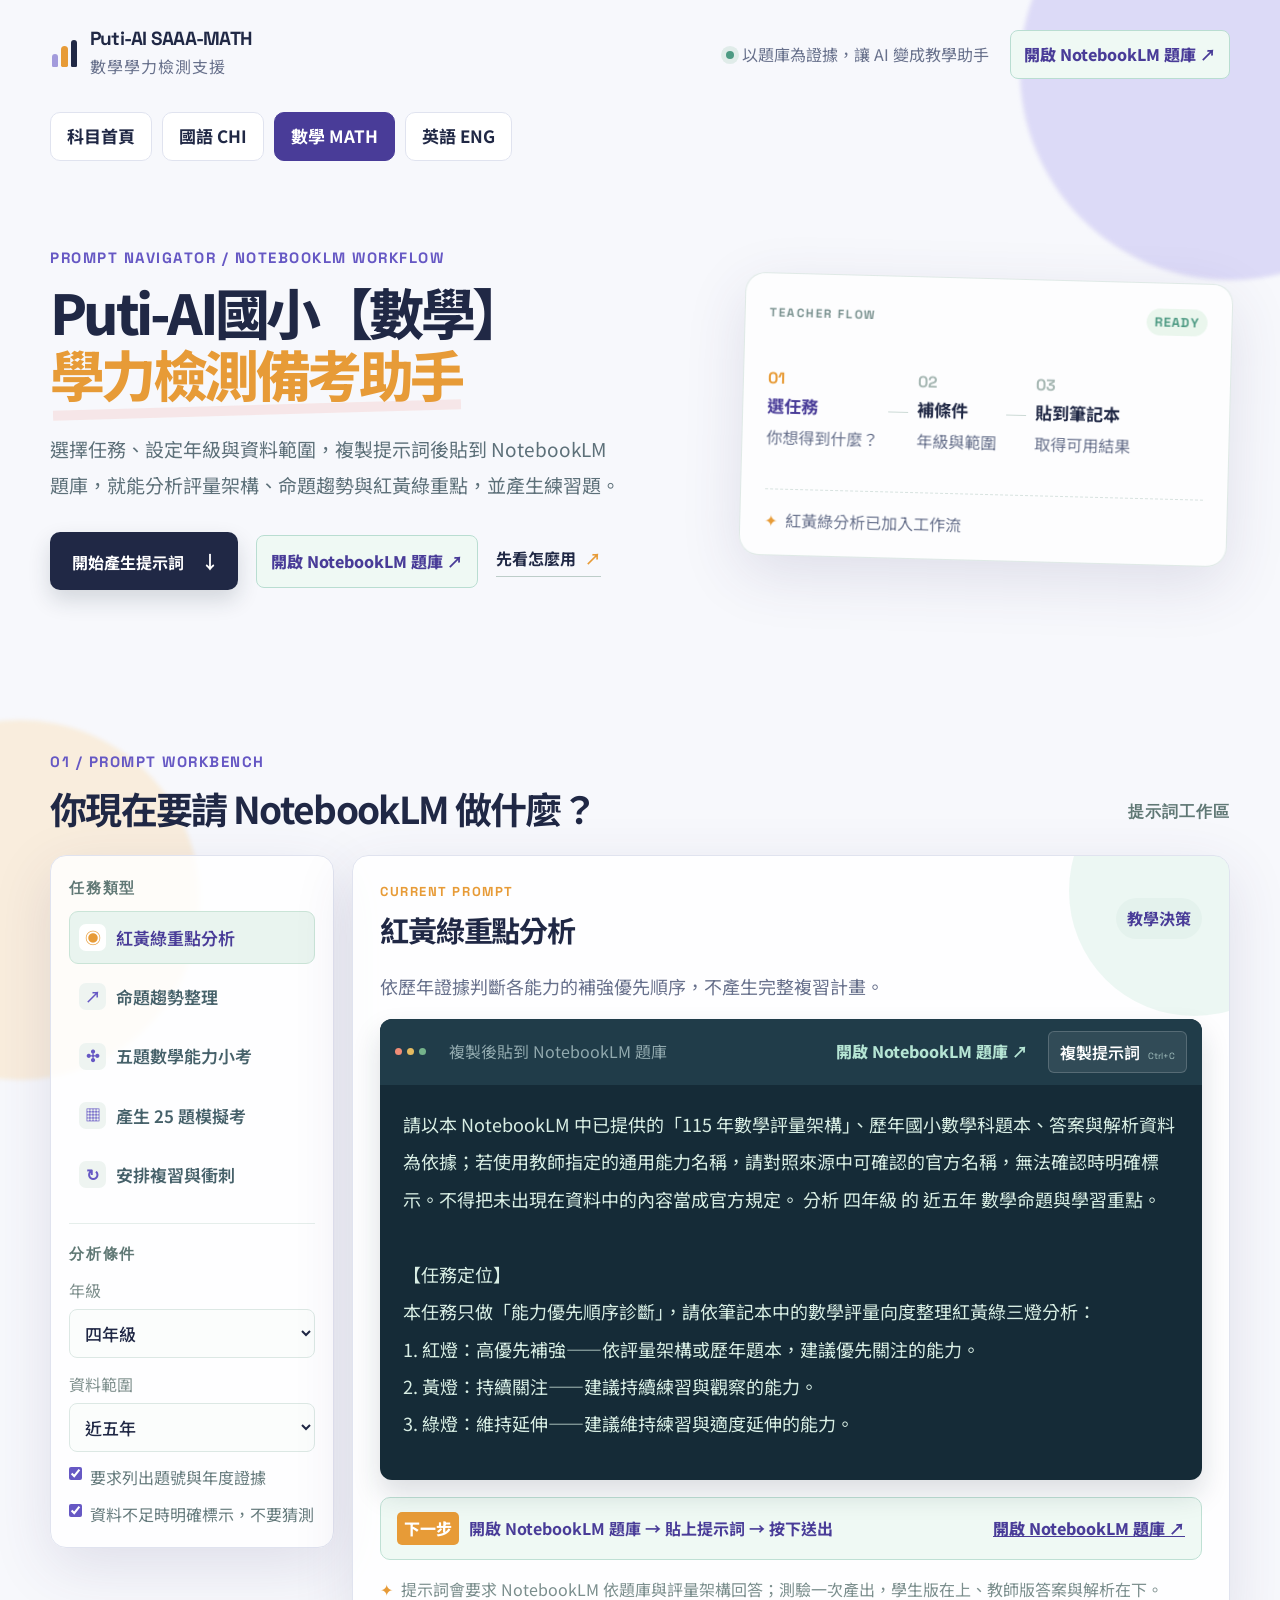
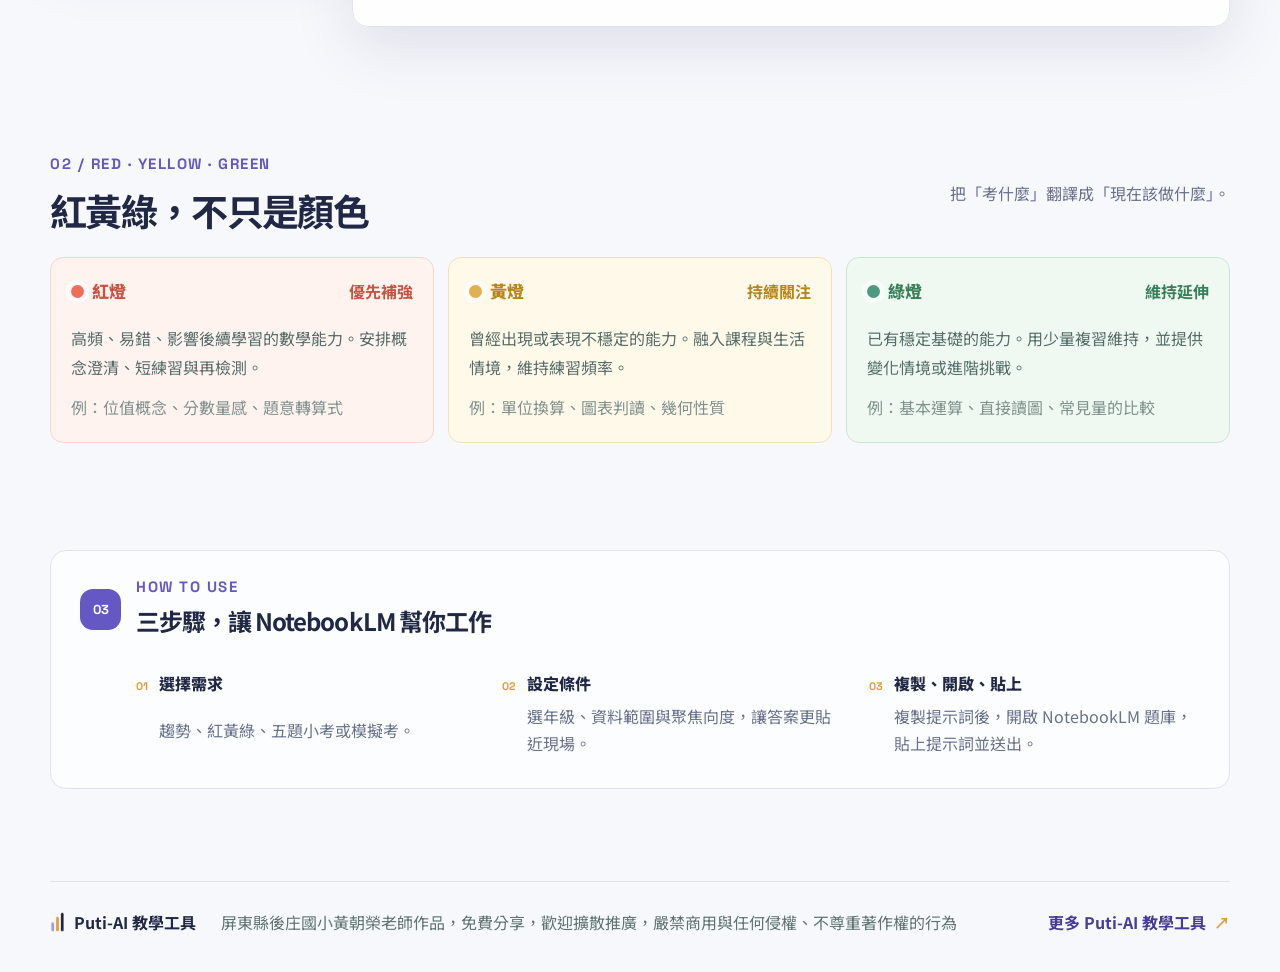
<file: MATH/index.html>
<!doctype html>
<html lang="zh-Hant">
  <head>
    <meta charset="UTF-8" />
    <meta name="viewport" content="width=device-width, initial-scale=1.0" />
    <meta name="description" content="Puti-AI 國小數學學力檢測提示詞助手：讓老師快速複製分析、命題、模擬考與數學補救教學提示詞。" />
    <title>Puti-AI SAAA-MATH｜國小數學學力檢測備考助手</title>
    <link rel="canonical" href="https://puti001.github.io/puti-ai-SAAA/MATH/" />
    <link rel="icon" href="data:image/svg+xml,%3Csvg xmlns='http://www.w3.org/2000/svg' viewBox='0 0 100 100'%3E%3Crect x='10' y='40' width='18' height='50' rx='4' fill='%230f766e'/%3E%3Crect x='41' y='22' width='18' height='68' rx='4' fill='%23ef6a5b'/%3E%3Crect x='72' y='8' width='18' height='82' rx='4' fill='%231b3442'/%3E%3C/svg%3E" />
    <meta property="og:title" content="Puti-AI SAAA-MATH｜國小數學學力檢測備考助手" />
    <meta property="og:description" content="以數學題庫與評量架構為證據，協助教師進行紅黃綠分析、課堂小考、模擬考與複習規劃。" />
    <meta property="og:type" content="website" />
    <meta property="og:url" content="https://puti001.github.io/puti-ai-SAAA/MATH/" />
    <meta name="twitter:card" content="summary" />
    <link rel="preconnect" href="https://fonts.googleapis.com" />
    <link rel="preconnect" href="https://fonts.gstatic.com" crossorigin />
    <link href="https://fonts.googleapis.com/css2?family=Noto+Sans+TC:wght@400;500;600;700;800&family=Space+Grotesk:wght@500;600;700&display=swap" rel="stylesheet" />
    <link rel="stylesheet" href="../assets/styles.css?v=20261020-central-2" />
  </head>
  <body data-subject="MATH">
    <div class="ambient ambient-one"></div>
    <div class="ambient ambient-two"></div>

    <header class="site-header shell">
      <a class="brand" href="../" aria-label="Puti-AI SAAA 科目首頁">
        <span class="brand-mark"><span></span><span></span><span></span></span>
        <span>
          <strong>Puti-AI SAAA-MATH</strong>
          <small>數學學力檢測支援</small>
        </span>
      </a>
      <div class="header-actions"><div class="header-note"><span class="pulse-dot"></span>以題庫為證據，讓 AI 變成教學助手</div><a class="notebook-link header-notebook-link" href="https://notebook.google.com/notebook/8658e99a-3087-4575-8e67-6054bf764723" target="_blank" rel="noopener">開啟 NotebookLM 題庫 ↗</a></div>
    </header>
    <nav class="subject-nav shell" aria-label="學力檢測科目">
      <a href="../">科目首頁</a>
      <a href="../CHI/">國語 CHI</a>
      <a href="../MATH/" aria-current="page">數學 MATH</a>
      <a href="../ENG/">英語 ENG</a>
    </nav>

    <main id="top" class="shell">
      <section class="hero">
        <div class="hero-copy">
          <p class="eyebrow">PROMPT NAVIGATOR / NOTEBOOKLM WORKFLOW</p>
          <h1><span class="hero-title-dark">Puti-AI國小【數學】</span><br /><em>學力檢測備考助手</em></h1>
          <p class="hero-text">選擇任務、設定年級與資料範圍，複製提示詞後貼到 NotebookLM 題庫，就能分析評量架構、命題趨勢與紅黃綠重點，並產生練習題。</p>
          <div class="hero-actions">
            <a class="primary-button" href="#workbench">開始產生提示詞 <span>↓</span></a>
            <a class="notebook-link hero-notebook-link" href="https://notebook.google.com/notebook/8658e99a-3087-4575-8e67-6054bf764723" target="_blank" rel="noopener">開啟 NotebookLM 題庫 ↗</a>
            <a class="text-link" href="#how">先看怎麼用 <span>↗</span></a>
          </div>
        </div>
        <div class="hero-card" aria-label="三階段工作流程">
          <div class="hero-card-top"><span>TEACHER FLOW</span><span class="tiny-status">READY</span></div>
          <div class="flow-line">
            <div class="flow-step active"><span>01</span><strong>選任務</strong><small>你想得到什麼？</small></div>
            <i></i>
            <div class="flow-step"><span>02</span><strong>補條件</strong><small>年級與範圍</small></div>
            <i></i>
            <div class="flow-step"><span>03</span><strong>貼到筆記本</strong><small>取得可用結果</small></div>
          </div>
          <div class="hero-card-footer"><span class="mini-icon">✦</span><span>紅黃綠分析已加入工作流</span></div>
        </div>
      </section>

      <section id="workbench" class="workbench-section">
        <div class="section-heading">
          <div>
            <p class="eyebrow">01 / PROMPT WORKBENCH</p>
            <h2>你現在要請 NotebookLM 做什麼？</h2>
          </div>
          <span class="step-counter">提示詞工作區</span>
        </div>

        <div class="workbench-grid">
          <aside class="control-panel">
            <div class="panel-label">任務類型</div>
            <div id="taskList" class="task-list" role="group" aria-label="任務類型"></div>

            <div class="panel-divider"></div>
            <div class="panel-label">分析條件</div>
            <label class="field-label" for="grade">年級</label>
            <select id="grade" class="select-control">
              <option value="三年級">三年級</option>
              <option value="四年級" selected>四年級</option>
              <option value="五年級">五年級</option>
              <option value="六年級">六年級</option>
              <option value="三至六年級">三至六年級（縱向比較）</option>
            </select>

            <label class="field-label" for="years">資料範圍</label>
            <select id="years" class="select-control">
              <option value="近三年">近三年</option>
              <option value="近五年" selected>近五年</option>
              <option value="全部歷年資料">全部歷年資料</option>
            </select>

            <div class="check-row">
              <input id="evidence" type="checkbox" checked />
              <label for="evidence">要求列出題號與年度證據</label>
            </div>
            <div class="check-row">
              <input id="unknown" type="checkbox" checked />
              <label for="unknown">資料不足時明確標示，不要猜測</label>
            </div>
          </aside>

          <section class="prompt-panel">
            <div id="focusDimensionField" class="focus-dimension-field" hidden>
              <div class="focus-dimension-head"><span>五題小考必填設定</span><b>只聚焦一項能力</b></div>
              <label class="field-label" for="focusDimension">本次聚焦能力向度</label>
              <select id="focusDimension" class="select-control" required>
                <option value="" selected disabled>請選擇一項能力向度</option>
              </select>
              <small class="field-help">五題小考必須先選擇一項能力向度，才能複製提示詞；紅黃綠分析只作為選擇建議。</small>
            </div>
            <div class="prompt-panel-head">
              <div>
                <span class="result-kicker">CURRENT PROMPT</span>
                <h3 id="promptTitle">紅黃綠重點分析</h3>
              </div>
              <span id="categoryBadge" class="category-badge">教學決策</span>
            </div>
            <p id="promptDescription" class="prompt-description"></p>
            <div class="prompt-box-wrap">
              <div class="prompt-toolbar"><span><i></i><i></i><i></i></span><small>複製後貼到 NotebookLM 題庫</small><a class="notebook-toolbar-link" href="https://notebook.google.com/notebook/8658e99a-3087-4575-8e67-6054bf764723" target="_blank" rel="noopener">開啟 NotebookLM 題庫 ↗</a><button id="copyButton" class="copy-button" type="button">複製提示詞 <span>Ctrl+C</span></button></div>
              <pre id="promptOutput" class="prompt-output" tabindex="0"></pre>
            </div>
            <div id="copyToast" class="copy-toast" role="status" aria-live="polite">已複製提示詞，請貼到 NotebookLM 題庫。</div>
            <div class="paste-guide"><span class="guide-step">下一步</span><strong>開啟 NotebookLM 題庫 → 貼上提示詞 → 按下送出</strong><a href="https://notebook.google.com/notebook/8658e99a-3087-4575-8e67-6054bf764723" target="_blank" rel="noopener">開啟 NotebookLM 題庫 ↗</a></div>
            <div class="prompt-footnote"><span class="spark">✦</span><span>提示詞會要求 NotebookLM 依題庫與評量架構回答；測驗一次產出，學生版在上、教師版答案與解析在下。</span></div>
          </section>
        </div>
      </section>

      <section id="lights" class="lights-section">
        <div class="section-heading compact">
          <div>
            <p class="eyebrow">02 / RED · YELLOW · GREEN</p>
            <h2>紅黃綠，不只是顏色</h2>
          </div>
          <p class="section-aside">把「考什麼」翻譯成「現在該做什麼」。</p>
        </div>
        <div class="lights-grid">
          <article class="light-card red-card"><div class="light-head"><span class="light-orb red-orb"></span><span>紅燈</span><b>優先補強</b></div><p>高頻、易錯、影響後續學習的數學能力。安排概念澄清、短練習與再檢測。</p><small>例：位值概念、分數量感、題意轉算式</small></article>
          <article class="light-card yellow-card"><div class="light-head"><span class="light-orb yellow-orb"></span><span>黃燈</span><b>持續關注</b></div><p>曾經出現或表現不穩定的能力。融入課程與生活情境，維持練習頻率。</p><small>例：單位換算、圖表判讀、幾何性質</small></article>
          <article class="light-card green-card"><div class="light-head"><span class="light-orb green-orb"></span><span>綠燈</span><b>維持延伸</b></div><p>已有穩定基礎的能力。用少量複習維持，並提供變化情境或進階挑戰。</p><small>例：基本運算、直接讀圖、常見量的比較</small></article>
        </div>
      </section>

      <section id="how" class="how-section">
        <div class="how-card">
          <div class="how-title"><span class="number-badge">03</span><div><p class="eyebrow">HOW TO USE</p><h2>三步驟，讓 NotebookLM 幫你工作</h2></div></div>
          <div class="how-steps">
            <div><strong>01</strong><span>選擇需求</span><p>趨勢、紅黃綠、五題小考或模擬考。</p></div>
            <div><strong>02</strong><span>設定條件</span><p>選年級、資料範圍與聚焦向度，讓答案更貼近現場。</p></div>
            <div><strong>03</strong><span>複製、開啟、貼上</span><p>複製提示詞後，開啟 NotebookLM 題庫，貼上提示詞並送出。</p></div>
          </div>
        </div>
      </section>
    </main>

    <footer class="site-footer shell">
      <div class="footer-brand"><span class="brand-mark small"><span></span><span></span><span></span></span><span>Puti-AI 教學工具</span></div>
      <p>屏東縣後庄國小黃朝榮老師作品，免費分享，歡迎擴散推廣，嚴禁商用與任何侵權、不尊重著作權的行為</p>
      <a href="https://padlet.com/clongwh/puti_ai_tools" target="_blank" rel="noopener">更多 Puti-AI 教學工具 <span>↗</span></a>
    </footer>

    <script src="app.js?v=20261027-independent-review"></script>
  </body>
</html>
</file>
<file: assets/styles.css>
:root {
  --ink: #172b39;
  --muted: #6c7f87;
  --line: #dce7e4;
  --paper: #f7fbf8;
  --page-background: #f5faf7;
  --panel: rgba(255, 255, 255, 0.83);
  --teal: #178d79;
  --teal-dark: #116554;
  --coral: #ef6e5b;
  --yellow: #edb84b;
  --green: #56a477;
  --shadow: 0 18px 60px rgba(25, 71, 73, 0.11);
}

* { box-sizing: border-box; }
html { scroll-behavior: smooth; }
body {
  margin: 0;
  color: var(--ink);
  background: var(--page-background);
  font-family: "Noto Sans TC", system-ui, sans-serif;
  font-size: 18px;
  line-height: 1.7;
}

body::before {
  content: "";
  position: fixed;
  inset: 0;
  pointer-events: none;
  opacity: 0.3;
  background-image: radial-gradient(rgba(23, 43, 57, 0.09) 0.6px, transparent 0.6px);
  background-size: 8px 8px;
  mask-image: linear-gradient(to bottom, black, transparent 76%);
}

.ambient { position: fixed; border-radius: 999px; filter: blur(2px); pointer-events: none; z-index: -1; }
.ambient-one { width: 420px; height: 420px; top: -140px; right: -160px; background: rgba(155, 222, 195, 0.35); }
.ambient-two { width: 360px; height: 360px; bottom: -180px; left: -160px; background: rgba(245, 210, 148, 0.24); }
.shell { width: min(1180px, calc(100% - 44px)); margin: 0 auto; }

.site-header { display: flex; justify-content: space-between; align-items: center; padding: 29px 0 24px; }
.brand { display: inline-flex; align-items: center; gap: 11px; color: var(--ink); text-decoration: none; }
.brand strong { display: block; font: 700 19px/1 "Space Grotesk", sans-serif; letter-spacing: -0.04em; }
.brand small { display: block; color: var(--muted); font-size: 16px; letter-spacing: 0.06em; margin-top: 5px; }
.brand-mark { display: inline-flex; align-items: end; gap: 3px; width: 29px; height: 28px; padding: 2px; }
.brand-mark span { width: 7px; border-radius: 5px 5px 2px 2px; display: block; background: var(--teal); }
.brand-mark span:nth-child(1) { height: 13px; opacity: .58; }
.brand-mark span:nth-child(2) { height: 21px; background: var(--coral); }
.brand-mark span:nth-child(3) { height: 27px; background: var(--ink); }
.header-actions { display: flex; align-items: center; gap: 21px; }
.header-note { color: var(--muted); font-size: 16px; display: flex; align-items: center; gap: 8px; }
.notebook-link { display: inline-flex; align-items: center; gap: 5px; color: var(--teal-dark); border: 1px solid #b9ddd1; background: #eff9f4; border-radius: 8px; padding: 10px 13px; font-size: 16px; font-weight: 800; text-decoration: none; white-space: nowrap; transition: .2s ease; }
.notebook-link:hover { color: white; background: var(--teal); border-color: var(--teal); transform: translateY(-1px); }
.pulse-dot { width: 8px; height: 8px; background: var(--green); border-radius: 99px; box-shadow: 0 0 0 5px rgba(86,164,119,.14); }

.hero { display: grid; grid-template-columns: minmax(0, 1.12fr) minmax(0, .88fr); gap: 70px; align-items: center; padding: 75px 0 112px; }
.eyebrow { margin: 0 0 13px; font: 700 15px/1.35 "Space Grotesk", sans-serif; color: var(--teal); letter-spacing: .1em; }
h1, h2, h3, p { margin-top: 0; }
h1 { margin-bottom: 26px; font-size: clamp(36px, 4.3vw, 58px); line-height: 1.12; letter-spacing: -.065em; font-weight: 800; }
h1 .hero-title-dark { color: var(--ink); }
h1 em { font-style: normal; color: var(--coral); position: relative; }
h1 em::after { content: ""; position: absolute; height: 10px; left: 3px; right: 0; bottom: -2px; background: rgba(239, 110, 91, .13); transform: rotate(-1.6deg); z-index: -1; }
.hero-text { max-width: 572px; color: #5d7079; font-size: 19px; line-height: 1.9; margin-bottom: 29px; }
.hero-actions { display: flex; align-items: center; gap: 18px; flex-wrap: wrap; }
.hero-actions > a { flex-shrink: 0; white-space: nowrap; }
.hero-copy, .prompt-panel, .workbench-grid > * { min-width: 0; }
.primary-button { padding: 14px 19px 14px 22px; color: white; background: var(--ink); border-radius: 10px; text-decoration: none; font-size: 16px; font-weight: 700; box-shadow: 0 10px 22px rgba(23,43,57,.16); transition: .2s ease; }
.primary-button:hover { background: var(--teal-dark); transform: translateY(-2px); }
.primary-button span { padding-left: 13px; font-size: 18px; }
.text-link { color: var(--ink); text-decoration: none; font-size: 16px; font-weight: 700; border-bottom: 1px solid #bdcdc9; padding-bottom: 4px; }
.text-link span { color: var(--coral); padding-left: 5px; }
.hero-notebook-link { padding: 12px 14px; }
.hero-card { background: rgba(255,255,255,.72); border: 1px solid rgba(220,231,228,.9); border-radius: 20px; padding: 25px 24px 21px; box-shadow: var(--shadow); transform: rotate(1.5deg); }
.hero-card-top, .prompt-toolbar, .prompt-panel-head { display: flex; justify-content: space-between; align-items: center; }
.hero-card-top { color: #78908e; font: 700 12px "Space Grotesk", sans-serif; letter-spacing: .13em; }
.tiny-status { color: var(--green); background: #eaf6ed; padding: 5px 8px; border-radius: 99px; letter-spacing: .08em; font-size: 13px; }
.flow-line { display: flex; gap: 9px; align-items: center; margin: 42px 0 38px; }
.flow-line i { display: block; height: 1px; width: 20px; background: #cbd9d5; }
.flow-step { display: grid; gap: 3px; min-width: 76px; }
.flow-step span { font: 700 16px "Space Grotesk", sans-serif; color: #a6b7b3; }
.flow-step strong { font-size: 17px; white-space: nowrap; }
.flow-step small { color: var(--muted); font-size: 16px; white-space: nowrap; }
.flow-step.active span { color: var(--coral); }
.flow-step.active strong { color: var(--teal-dark); }
.hero-card-footer { display: flex; gap: 8px; align-items: center; border-top: 1px dashed #d7e2df; padding-top: 17px; color: var(--muted); font-size: 16px; }
.mini-icon, .spark { color: var(--coral); }

.workbench-section, .lights-section, .how-section { padding: 50px 0 92px; }
.section-heading { display: flex; align-items: end; justify-content: space-between; gap: 20px; margin-bottom: 25px; }
.section-heading h2 { margin-bottom: 0; font-size: clamp(25px, 3vw, 37px); line-height: 1.2; letter-spacing: -.045em; }
.step-counter { color: #607875; font: 700 16px "Space Grotesk", sans-serif; letter-spacing: .06em; padding-bottom: 7px; }
.step-counter b { color: var(--coral); font-size: 17px; }
.workbench-grid { display: grid; grid-template-columns: 284px minmax(0, 1fr); gap: 18px; align-items: start; }
.control-panel, .prompt-panel { border: 1px solid var(--line); border-radius: 16px; background: var(--panel); box-shadow: var(--shadow); }
.control-panel { padding: 22px 18px 21px; }
.panel-label { font: 700 15px "Space Grotesk", sans-serif; letter-spacing: .12em; color: #607875; margin-bottom: 13px; }
.task-list { display: grid; gap: 6px; }
.task-button { display: flex; align-items: center; gap: 10px; width: 100%; text-align: left; background: transparent; border: 1px solid transparent; border-radius: 9px; padding: 12px 9px; color: #46616a; cursor: pointer; font: 600 17px/1.6 "Noto Sans TC", sans-serif; transition: .18s ease; }
.task-button:hover { background: #f2f8f5; color: var(--ink); }
.task-button.active { background: #e9f4ef; border-color: #cae4d7; color: var(--teal-dark); }
.task-icon { display: grid; place-items: center; width: 27px; height: 27px; border-radius: 7px; font-size: 16px; background: #eef4f1; color: var(--teal); flex: 0 0 auto; }
.task-button.active .task-icon { background: white; color: var(--coral); }
.panel-divider { height: 1px; background: #e5eeeb; margin: 22px 0 20px; }
.field-label { color: #80918f; font-size: 16px; display: block; margin: 13px 0 5px; }
.select-control { width: 100%; border: 1px solid #dce8e4; background: #fbfdfc; color: var(--ink); border-radius: 8px; padding: 10px 11px; font: 500 17px "Noto Sans TC", sans-serif; outline: none; }
.select-control:focus { border-color: var(--teal); box-shadow: 0 0 0 3px rgba(23,141,121,.12); }
.focus-dimension-field { margin-bottom: 17px; padding: 13px 15px 14px; border: 1px solid #d7e8df; border-radius: 10px; background: #f4faf7; position: relative; z-index: 1; }
.focus-dimension-head { display: flex; align-items: center; justify-content: space-between; gap: 12px; color: var(--teal-dark); font-size: 16px; font-weight: 800; }
.focus-dimension-head b { color: #e56c58; font-size: 16px; font-weight: 700; }
.focus-dimension-field .field-label { margin-top: 0; color: var(--teal-dark); }
.focus-dimension-field select:invalid { border-color: #e5a294; }
.field-help { display: block; margin-top: 7px; color: #6c8585; font-size: 16px; line-height: 1.55; }
.check-row { display: flex; gap: 8px; align-items: flex-start; color: #667b7d; font-size: 16px; line-height: 1.5; margin-top: 13px; }
.check-row input { accent-color: var(--teal); margin: 2px 0 0; }
.prompt-panel { padding: 27px 27px 23px; min-height: 570px; position: relative; overflow: hidden; }
.prompt-panel::before { content: ""; position: absolute; top: -90px; right: -90px; width: 250px; height: 250px; border-radius: 50%; background: rgba(180, 224, 206, .24); }
.prompt-panel-head, .prompt-description, .prompt-box-wrap, .prompt-footnote { position: relative; }
.result-kicker { display: block; color: var(--coral); font: 700 13px "Space Grotesk", sans-serif; letter-spacing: .12em; margin-bottom: 5px; }
.prompt-panel h3 { margin: 0; font-size: 29px; letter-spacing: -.04em; }
.category-badge { color: var(--teal-dark); background: #e4f2ed; border-radius: 99px; padding: 7px 11px; font-size: 16px; font-weight: 700; }
.prompt-description { color: var(--muted); font-size: 18px; margin: 17px 0 17px; max-width: 690px; }
.prompt-box-wrap { background: #152b37; border-radius: 12px; overflow: hidden; box-shadow: 0 14px 28px rgba(23,43,57,.15); }
.prompt-toolbar { background: #203c49; padding: 12px 15px; min-height: 52px; gap: 10px; flex-wrap: wrap; }
.prompt-toolbar > * { flex-shrink: 0; }
.prompt-toolbar small { flex: 1 1 180px; }
.prompt-toolbar > span { display: flex; gap: 5px; }
.prompt-toolbar i { width: 7px; height: 7px; border-radius: 99px; background: #77909a; }
.prompt-toolbar i:first-child { background: #ef8c76; }
.prompt-toolbar i:nth-child(2) { background: #e4ba60; }
.prompt-toolbar i:nth-child(3) { background: #75b38b; }
.prompt-toolbar small { color: #91a9ae; font-size: 16px; margin-right: auto; margin-left: 13px; }
.copy-button { border: 1px solid rgba(255,255,255,.18); background: rgba(255,255,255,.08); color: white; border-radius: 6px; padding: 8px 11px; font: 600 16px "Noto Sans TC", sans-serif; cursor: pointer; transition: .2s ease; }
.copy-button:hover { background: var(--teal); border-color: var(--teal); }
.copy-button span { color: #a4c1c0; font: 9px "Space Grotesk", sans-serif; margin-left: 4px; }
.notebook-toolbar-link { color: #b5e5d4; font-size: 16px; font-weight: 800; text-decoration: none; margin-right: 10px; white-space: nowrap; }
.notebook-toolbar-link:hover { color: white; text-decoration: underline; }
.prompt-output { margin: 0; min-height: 359px; max-height: 395px; overflow: auto; padding: 21px 23px 25px; color: #d8eee4; white-space: pre-wrap; font: 400 18px/2.08 "Noto Sans TC", sans-serif; }
.prompt-output:focus { outline: 2px solid #63bea2; outline-offset: -2px; }
.copy-toast { position: absolute; right: 27px; bottom: 69px; opacity: 0; transform: translateY(7px); pointer-events: none; background: var(--ink); color: white; border-radius: 8px; padding: 8px 11px; font-size: 16px; transition: .2s ease; }
.copy-toast.show { opacity: 1; transform: translateY(0); }
.paste-guide { display: flex; align-items: center; gap: 10px; flex-wrap: wrap; margin-top: 17px; padding: 14px 16px; border: 1px solid #bfe0d4; border-radius: 10px; background: #eff9f4; color: var(--teal-dark); font-size: 16px; }
.paste-guide .guide-step { color: white; background: var(--coral); border-radius: 5px; padding: 3px 7px; font-size: 16px; font-weight: 800; }
.paste-guide strong { font-size: 16px; }
.paste-guide a { margin-left: auto; color: var(--teal-dark); font-weight: 800; text-decoration: underline; }
.prompt-footnote { display: flex; gap: 8px; color: #7b8e8d; font-size: 16px; margin-top: 16px; }

.lights-section { padding-top: 35px; }
.section-heading.compact { align-items: center; }
.section-aside { color: var(--muted); font-size: 16px; margin: 0; }
.lights-grid { display: grid; grid-template-columns: repeat(3, 1fr); gap: 14px; }
.light-card { border-radius: 13px; padding: 19px 20px 17px; border: 1px solid; min-height: 186px; }
.red-card { background: #fff3f0; border-color: #f6d6d0; }
.yellow-card { background: #fff9e9; border-color: #f2e2b6; }
.green-card { background: #eff9f1; border-color: #cae6d2; }
.light-head { display: flex; align-items: center; gap: 8px; font-weight: 800; font-size: 17px; }
.light-head b { margin-left: auto; font-size: 16px; font-weight: 700; }
.red-card .light-head { color: #c95343; }.yellow-card .light-head { color: #b7851b; }.green-card .light-head { color: #39805a; }
.light-orb { display: inline-block; width: 13px; height: 13px; border-radius: 50%; box-shadow: 0 0 0 5px rgba(255,255,255,.56); }
.red-orb { background: var(--coral); }.yellow-orb { background: var(--yellow); }.green-orb { background: var(--green); }
.light-card p { color: #566d6b; font-size: 16px; line-height: 1.8; margin: 18px 0 10px; }.light-card small { color: #80928f; font-size: 16px; }

.how-section { padding-top: 15px; }
.how-card { border: 1px solid var(--line); background: rgba(255,255,255,.65); border-radius: 16px; padding: 26px 29px 30px; }
.how-title { display: flex; align-items: center; gap: 15px; }.number-badge { display: grid; place-items: center; width: 41px; height: 41px; border-radius: 13px; color: white; background: var(--teal); font: 700 13px "Space Grotesk", sans-serif; }.how-title .eyebrow { margin-bottom: 4px; }.how-title h2 { margin: 0; font-size: 24px; letter-spacing: -.04em; }
.how-steps { display: grid; grid-template-columns: repeat(3, 1fr); gap: 35px; margin: 28px 0 0 56px; }.how-steps > div { display: grid; grid-template-columns: auto 1fr; column-gap: 11px; align-items: baseline; }.how-steps strong { color: var(--coral); font: 700 11px "Space Grotesk", sans-serif; }.how-steps span { font-size: 16px; font-weight: 800; }.how-steps p { grid-column: 2; color: var(--muted); font-size: 16px; line-height: 1.7; margin: 6px 0 0; }

.site-footer { display: grid; grid-template-columns: auto 1fr auto; align-items: center; gap: 25px; border-top: 1px solid var(--line); padding: 27px 0 35px; color: #5f7470; }.footer-brand { display: flex; align-items: center; gap: 8px; color: var(--ink); font-size: 16px; font-weight: 700; white-space: nowrap; }.brand-mark.small { transform: scale(.68); transform-origin: left center; width: 22px; margin-right: -6px; }.site-footer p { margin: 0; font-size: 16px; line-height: 1.6; }.site-footer a { color: var(--teal-dark); font-size: 16px; font-weight: 700; text-decoration: none; white-space: nowrap; }.site-footer a span { color: var(--coral); padding-left: 4px; }

:where(a, button, select, input):focus-visible { outline: 3px solid var(--teal); outline-offset: 3px; }

@media (max-width: 850px) {
  .hero { grid-template-columns: 1fr; gap: 35px; padding-top: 45px; }.hero-card { transform: none; max-width: 560px; }.workbench-grid { grid-template-columns: 1fr; }.control-panel { display: block; }.panel-divider { width: 100%; }.lights-grid { grid-template-columns: 1fr; }.site-footer { grid-template-columns: 1fr; gap: 12px; }.site-footer a { justify-self: start; }.site-footer p { max-width: 600px; }
}
@media (max-width: 570px) {
  .shell { width: min(100% - 28px, 1180px); }.site-header { padding-top: 20px; }.header-actions { gap: 0; }.header-note { display: none; }.header-notebook-link { font-size: 16px; padding: 9px 11px; }.hero { padding: 43px 0 75px; }.hero-text { font-size: 19px; }.hero-actions { gap: 16px; flex-wrap: wrap; }.primary-button { font-size: 16px; }.text-link { font-size: 16px; }.hero-notebook-link { font-size: 16px; }.flow-line { gap: 5px; }.flow-line i { width: 11px; }.flow-step { min-width: 60px; }.flow-step small { font-size: 16px; white-space: normal; }.workbench-section, .lights-section, .how-section { padding-bottom: 64px; }.section-heading { align-items: start; flex-direction: column; }.section-aside { margin-top: -7px; }.control-panel { display: block; }.prompt-panel { padding: 20px 15px 18px; }.prompt-toolbar small { display: none; }.notebook-toolbar-link { font-size: 16px; margin-right: 7px; }.prompt-output { padding: 17px 16px; min-height: 420px; font-size: 18px; }.copy-button span { display: none; }.copy-toast { right: 15px; bottom: 61px; }.paste-guide a { margin-left: 0; }.how-card { padding: 20px; }.how-steps { grid-template-columns: 1fr; gap: 17px; margin-left: 0; }.how-title h2 { font-size: 20px; }.site-footer { padding-top: 22px; }
}

/* Shared SAAA subject themes: layout and typography stay identical. */
body[data-subject="MATH"] {
  --ink: #202845;
  --muted: #68718c;
  --line: #e0e3ef;
  --paper: #f7f8fc;
  --page-background: #f7f8fc;
  --teal: #6658c4;
  --teal-dark: #493c98;
  --coral: #e79b37;
  --yellow: #e0b14f;
  --green: #4d9a83;
  --shadow: 0 18px 60px rgba(60, 54, 112, .13);
}
body[data-subject="MATH"] .ambient-one { background: rgba(158, 148, 235, .30); }
body[data-subject="MATH"] .ambient-two { background: rgba(255, 205, 125, .24); }
body[data-subject="MATH"] .red-orb { background: #ef6e5b; }
@media (min-width: 851px) and (max-width: 1100px) {
  .hero { gap: 32px; }
  .header-note { display: none; }
  .flow-line { gap: 6px; }
  .flow-line i { width: 12px; }
  .flow-step { min-width: 0; }
  .flow-step small { white-space: normal; }
}
@media (max-width: 570px) {
  h1 { font-size: clamp(30px, 7.3vw, 42px); }
  .brand strong { font-size: 17px; }
  .brand small { letter-spacing: 0; }
  .header-notebook-link { white-space: normal; text-align: center; max-width: 155px; }
  .flow-step strong { font-size: 16px; }
  .flow-step small { font-size: 16px; }
  .prompt-panel-head { align-items: flex-start; gap: 12px; flex-wrap: wrap; }
  .prompt-toolbar { gap: 10px; }
  .prompt-toolbar > span { display: none; }
  .notebook-toolbar-link { margin-right: auto; }
}

/* One shared stylesheet for every SAAA subject. */
.subject-nav { display: flex; align-items: center; flex-wrap: wrap; gap: 10px; padding: 8px 0 12px; }
.subject-nav a { border: 1px solid var(--line); border-radius: 10px; color: var(--ink); background: white; padding: 9px 16px; font-size: 17px; font-weight: 700; text-decoration: none; }
.subject-nav a:hover, .subject-nav a[aria-current="page"] { background: var(--teal-dark); color: white; border-color: var(--teal-dark); }
.hub-header { padding-bottom: 24px; }
.hub-intro { max-width: 820px; padding: 48px 0 36px; }
.hub-intro h1 { font-size: clamp(34px, 4vw, 52px); line-height: 1.3; letter-spacing: -.035em; }
.hub-intro p { font-size: 20px; color: var(--muted); }
.subject-grid { display: grid; grid-template-columns: repeat(3, minmax(0, 1fr)); gap: 22px; padding-bottom: 54px; }
.subject-card { border: 1px solid var(--line); border-radius: 20px; padding: 32px; background: white; box-shadow: var(--shadow); display: flex; flex-direction: column; align-items: flex-start; }
.subject-card h2 { font-size: 32px; margin: 12px 0; }
.subject-card p { font-size: 19px; color: var(--muted); line-height: 1.8; }
.subject-card .primary-button { margin-top: auto; font-size: 18px; }
.subject-card.math-card { border-top: 5px solid #6658c4; }
.subject-card.chinese-card { border-top: 5px solid #178d79; }
.subject-card.english-card { border-top: 5px solid #287ebd; }
.subject-card.math-card .primary-button { background: #493c98; }
.subject-card.english-card .primary-button { background: #1e5d8f; }
.subject-code { font-size: 17px; font-weight: 800; letter-spacing: .05em; color: var(--teal-dark); }
.math-card .subject-code { color: #493c98; }
.english-card .subject-code { color: #1e5d8f; }
.hub-help { border: 1px solid var(--line); border-radius: 16px; background: white; padding: 24px 28px; margin-bottom: 56px; }
.hub-help h2 { font-size: 26px; }
.hub-help p { font-size: 19px; margin-bottom: 0; color: var(--muted); }
@media (max-width: 700px) {
  .subject-grid { grid-template-columns: 1fr; }
  .hub-intro { padding-top: 26px; }
  .subject-card { padding: 26px; }
  .hub-header { align-items: flex-start; gap: 16px; flex-wrap: wrap; }
}
@media (min-width: 701px) and (max-width: 980px) {
  .subject-grid { grid-template-columns: repeat(2, minmax(0, 1fr)); }
}

body[data-subject="ENG"] {
  --ink: #163247;
  --muted: #637888;
  --line: #d9e5ec;
  --paper: #f7fbfd;
  --page-background: #f5faff;
  --teal: #287ebd;
  --teal-dark: #1e5d8f;
  --coral: #e2a343;
  --yellow: #e2b958;
  --green: #56a486;
  --shadow: 0 18px 60px rgba(38, 91, 125, .13);
}
body[data-subject="ENG"] .ambient-one { background: rgba(139, 197, 231, .31); }
body[data-subject="ENG"] .ambient-two { background: rgba(252, 218, 147, .25); }
body[data-subject="ENG"] .red-orb { background: #e9705b; }
</file>
